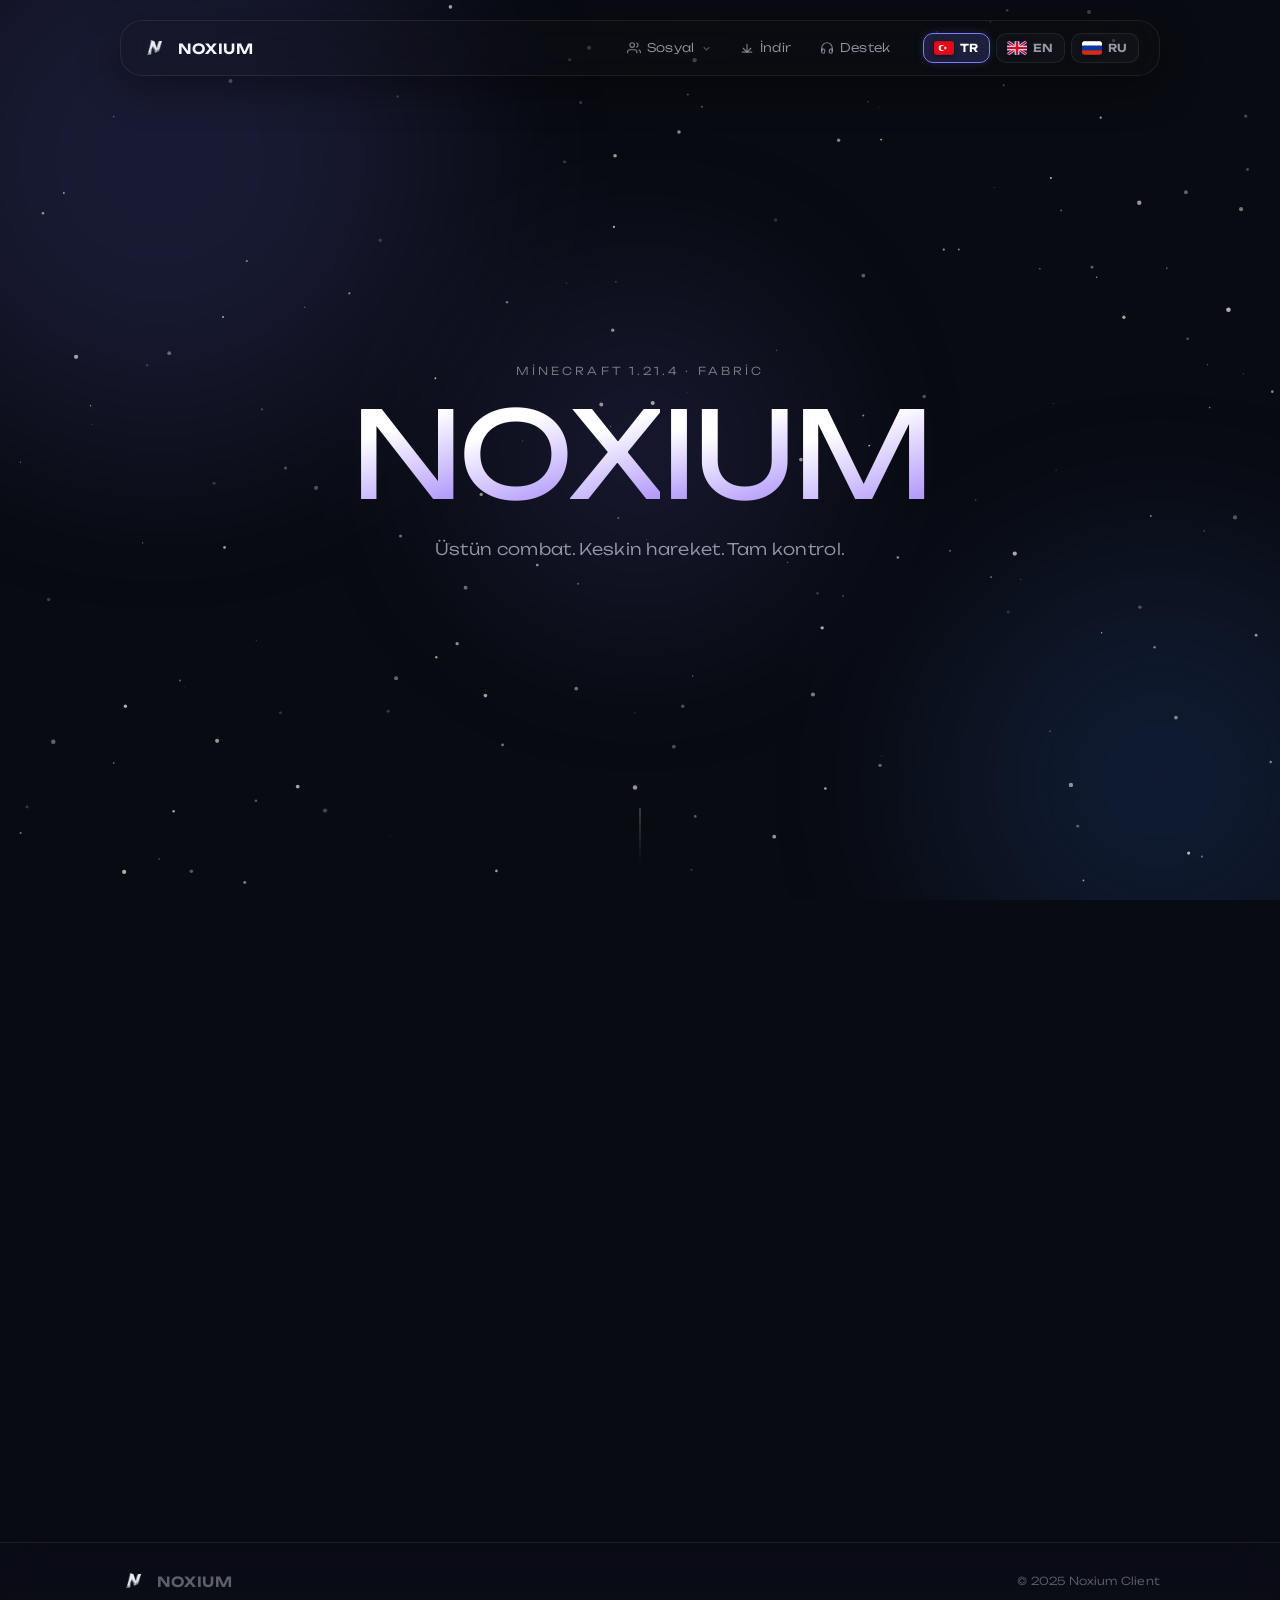
<file: index.html>
<!DOCTYPE html>
<html lang="tr">
<head>
  <meta charset="UTF-8" />
  <meta name="viewport" content="width=device-width, initial-scale=1.0" />
  <title>Noxium Client</title>
  <link rel="preconnect" href="https://fonts.googleapis.com" />
  <link href="https://fonts.googleapis.com/css2?family=Unbounded:wght@300;400;500;600;700;900&display=swap" rel="stylesheet" />
  <link rel="stylesheet" href="style.css" />
</head>
<body>

  <!-- BG -->
  <div class="bg-orbs">
    <div class="orb orb1"></div>
    <div class="orb orb2"></div>
    <div class="orb orb3"></div>
  </div>
  <div class="bg-grid"></div>
  <canvas id="snow"></canvas>

  <!-- TOPBAR -->
  <nav class="topbar" id="topbar">
    <!-- logo -->
    <a href="#" class="brand">
      <span class="brand__mark">
        <img src="logo.png" alt="Noxium" />
      </span>
      <span>NOXIUM</span>
    </a>

    <!-- centre nav -->
    <div class="topbar__panel" id="topbarPanel">
      <ul class="nav">
        <!-- Social with dropdown -->
        <li class="nav-item" id="socialItem">
          <a href="#" class="nav-social-btn" id="socialBtn">
            <span class="ui-icon">
              <svg viewBox="0 0 24 24" fill="none" stroke="currentColor" stroke-width="2"><path d="M17 21v-2a4 4 0 0 0-4-4H5a4 4 0 0 0-4 4v2"/><circle cx="9" cy="7" r="4"/><path d="M23 21v-2a4 4 0 0 0-3-3.87"/><path d="M16 3.13a4 4 0 0 1 0 7.75"/></svg>
            </span>
            <span data-lang="tr" class="visible">Sosyal</span>
            <span data-lang="en">Social</span>
            <span data-lang="ru">Соцсети</span>
            <svg class="nav-chevron" viewBox="0 0 24 24" fill="none" stroke="currentColor" stroke-width="2.5"><path d="M6 9l6 6 6-6"/></svg>
          </a>
          <div class="dropdown" id="socialDropdown">
            <a href="https://t.me/" target="_blank" class="dropdown-item">
              <span class="di-icon di-tg">
                <svg viewBox="0 0 24 24" fill="white"><path d="M12 0C5.373 0 0 5.373 0 12s5.373 12 12 12 12-5.373 12-12S18.627 0 12 0zm5.894 8.221-1.97 9.28c-.145.658-.537.818-1.084.508l-3-2.21-1.447 1.394c-.16.16-.295.295-.605.295l.213-3.053 5.56-5.023c.242-.213-.054-.333-.373-.12L7.17 13.667l-2.96-.924c-.643-.204-.657-.643.136-.953l11.57-4.461c.537-.194 1.006.131.978.892z"/></svg>
              </span>
              Telegram
            </a>
            <a href="https://discord.gg/NcaCD5RUkc" target="_blank" class="dropdown-item">
              <span class="di-icon di-dc">
                <svg viewBox="0 0 24 24" fill="white"><path d="M20.317 4.37a19.791 19.791 0 0 0-4.885-1.515.074.074 0 0 0-.079.037c-.21.375-.444.864-.608 1.25a18.27 18.27 0 0 0-5.487 0 12.64 12.64 0 0 0-.617-1.25.077.077 0 0 0-.079-.037A19.736 19.736 0 0 0 3.677 4.37a.07.07 0 0 0-.032.027C.533 9.046-.32 13.58.099 18.057a.082.082 0 0 0 .031.057 19.9 19.9 0 0 0 5.993 3.03.078.078 0 0 0 .084-.028 14.09 14.09 0 0 0 1.226-1.994.076.076 0 0 0-.041-.106 13.107 13.107 0 0 1-1.872-.892.077.077 0 0 1-.008-.128 10.2 10.2 0 0 0 .372-.292.074.074 0 0 1 .077-.01c3.928 1.793 8.18 1.793 12.062 0a.074.074 0 0 1 .078.01c.12.098.246.198.373.292a.077.077 0 0 1-.006.127 12.299 12.299 0 0 1-1.873.892.077.077 0 0 0-.041.107c.36.698.772 1.362 1.225 1.993a.076.076 0 0 0 .084.028 19.839 19.839 0 0 0 6.002-3.03.077.077 0 0 0 .032-.054c.5-5.177-.838-9.674-3.549-13.66a.061.061 0 0 0-.031-.03zM8.02 15.33c-1.183 0-2.157-1.085-2.157-2.419 0-1.333.956-2.419 2.157-2.419 1.21 0 2.176 1.096 2.157 2.42 0 1.333-.956 2.418-2.157 2.418zm7.975 0c-1.183 0-2.157-1.085-2.157-2.419 0-1.333.955-2.419 2.157-2.419 1.21 0 2.176 1.096 2.157 2.42 0 1.333-.946 2.418-2.157 2.418z"/></svg>
              </span>
              Discord
            </a>
          </div>
        </li>

        <li>
          <a href="#" id="downloadNavBtn">
            <span class="ui-icon">
              <svg viewBox="0 0 24 24" fill="none" stroke="currentColor" stroke-width="2"><path d="M12 5v14M5 12l7 7 7-7"/><path d="M3 19h18"/></svg>
            </span>
            <span data-lang="tr" class="visible">İndir</span>
            <span data-lang="en">Download</span>
            <span data-lang="ru">Скачать</span>
          </a>
        </li>

        <li>
          <a href="#support">
            <span class="ui-icon">
              <svg viewBox="0 0 24 24" fill="none" stroke="currentColor" stroke-width="2"><path d="M3 18v-6a9 9 0 0 1 18 0v6"/><path d="M21 19a2 2 0 0 1-2 2h-1a2 2 0 0 1-2-2v-3a2 2 0 0 1 2-2h3z"/><path d="M3 19a2 2 0 0 0 2 2h1a2 2 0 0 0 2-2v-3a2 2 0 0 0-2-2H3z"/></svg>
            </span>
            <span data-lang="tr" class="visible">Destek</span>
            <span data-lang="en">Support</span>
            <span data-lang="ru">Поддержка</span>
          </a>
        </li>
      </ul>

      <!-- lang switcher -->
      <div class="lang-switcher">
        <button class="lang-btn active" data-lang-btn="tr">
          <svg class="flag-img" viewBox="0 0 22 15" xmlns="http://www.w3.org/2000/svg">
            <rect width="22" height="15" fill="#E30A17"/>
            <circle cx="8.5" cy="7.5" r="3.2" fill="#fff"/>
            <circle cx="9.7" cy="7.5" r="2.5" fill="#E30A17"/>
            <polygon points="13.2,7.5 11.6,6.1 11.6,8.9" fill="#fff"/>
            <polygon points="14.1,7.5 12.1,5.8 12.5,6.6 11.3,7.5 12.5,8.4 12.1,9.2" fill="#fff"/>
          </svg>
          TR
        </button>
        <button class="lang-btn" data-lang-btn="en">
          <svg class="flag-img" viewBox="0 0 22 15" xmlns="http://www.w3.org/2000/svg">
            <rect width="22" height="15" fill="#012169"/>
            <path d="M0,0 L22,15 M22,0 L0,15" stroke="#fff" stroke-width="3"/>
            <path d="M0,0 L22,15 M22,0 L0,15" stroke="#C8102E" stroke-width="1.8"/>
            <path d="M11,0 V15 M0,7.5 H22" stroke="#fff" stroke-width="5"/>
            <path d="M11,0 V15 M0,7.5 H22" stroke="#C8102E" stroke-width="3"/>
          </svg>
          EN
        </button>
        <button class="lang-btn" data-lang-btn="ru">
          <svg class="flag-img" viewBox="0 0 22 15" xmlns="http://www.w3.org/2000/svg">
            <rect width="22" height="5" fill="#fff"/>
            <rect y="5" width="22" height="5" fill="#0039A6"/>
            <rect y="10" width="22" height="5" fill="#D52B1E"/>
          </svg>
          RU
        </button>
      </div>
    </div>

    <!-- mobile toggle -->
    <button class="topbar__menu-toggle" id="menuToggle" aria-label="Menu">
      <span></span><span></span><span></span>
    </button>
  </nav>

  <!-- HERO -->
  <main class="hero">
    <div class="eyebrow">Minecraft 1.21.4 · Fabric</div>

    <h1 class="hero-title">
      <span class="wave-text">
        <span style="--i:0">N</span><span style="--i:1">O</span><span style="--i:2">X</span><span style="--i:3">I</span><span style="--i:4">U</span><span style="--i:5">M</span>
      </span>
    </h1>

    <p class="hero-copy">
      <span data-lang="tr" class="visible">Üstün combat. Keskin hareket. Tam kontrol.</span>
      <span data-lang="en">Superior combat. Sharp movement. Full control.</span>
      <span data-lang="ru">Превосходный бой. Чёткое движение. Полный контроль.</span>
    </p>

    <div class="hero-actions">
    </div>

    <!-- scroll hint -->
    <div class="scroll-hint">
      <div class="scroll-hint__line"></div>
    </div>
  </main>

  <!-- SHOWCASE -->
  <section class="showcase">
    <div class="showcase__container">
      <div class="sc-grid">
        <div class="sc-card sc-card--big" data-reveal>
          <div class="sc-card__img-wrap">
            <div class="sc-card__video-wrap">
              <iframe
                src="https://www.tiktok.com/embed/v2/7631640336011365640"
                allowfullscreen
                allow="encrypted-media"
                title="Noxium Showcase"
              ></iframe>
            </div>
          </div>
        </div>
      </div>
    </div>
  </section>

  <!-- DOWNLOAD MODAL -->
  <div class="dl-modal" id="dlModal">
    <button class="dl-modal__backdrop" id="dlBackdrop"></button>
    <div class="dl-modal__panel">
      <button class="dl-modal__close" id="dlClose">
        <svg viewBox="0 0 24 24" fill="none" stroke="currentColor" stroke-width="2.5"><path d="M18 6L6 18M6 6l12 12"/></svg>
      </button>

      <div class="dl-modal__logo">
        <img src="logo.png" alt="Noxium" />
      </div>

      <h2>
        <span data-lang="tr" class="visible">İndir</span>
        <span data-lang="en">Download</span>
        <span data-lang="ru">Скачать</span>
      </h2>
      <p class="dl-modal__sub">Noxium Client · 1.21.4 · Fabric</p>

     <a href="https://workupload.com/file/FBTG3Gq6VGP" target="_blank" class="button button--primary dl-modal__btn">
        <svg class="button__icon" viewBox="0 0 24 24" fill="none" stroke="currentColor" stroke-width="2.5"><path d="M12 5v14M5 12l7 7 7-7"/><path d="M3 19h18"/></svg>
        <span data-lang="tr" class="visible">İndir — 1.21.4</span>
        <span data-lang="en">Download — 1.21.4</span>
        <span data-lang="ru">Скачать — 1.21.4</span>
      </a>

      <p class="dl-note">
        <span data-lang="tr" class="visible">Fabric Loader 0.16+ · Java 21+ gerektirir</span>
        <span data-lang="en">Requires Fabric Loader 0.16+ · Java 21+</span>
        <span data-lang="ru">Требуется Fabric Loader 0.16+ · Java 21+</span>
      </p>
    </div>
  </div>

  <!-- FOOTER -->
  <footer class="footer">
    <div class="footer__bottom">
      <span class="brand">
        <span class="brand__mark">
          <img src="logo.png" alt="Noxium" />
        </span>
        <span>NOXIUM</span>
      </span>
      <span>© 2025 Noxium Client</span>
    </div>
  </footer>

  <script src="main.js"></script>
</body>
</html>
</file>
<file: style.css>
*, *::before, *::after { box-sizing: border-box; margin: 0; padding: 0; }

:root {
  --bg: #090b12;
  --panel: rgba(14, 17, 26, 0.84);
  --panel-border: rgba(255, 255, 255, 0.08);
  --text-muted: rgba(232, 235, 255, 0.62);
  --accent: #7a7cff;
  --accent-strong: #6570ff;
  --accent-glow: rgba(122, 124, 255, 0.18);
  --accent-rgb: 122, 124, 255;
  --accent-tint-rgb: 42, 42, 87;
}

html, body {
  min-height: 100%;
  background: var(--bg);
  color: #f5f7ff;
  font-family: 'Unbounded', 'Segoe UI', sans-serif;
  font-weight: 300;
  letter-spacing: 0.012em;
  overflow-x: hidden;
  line-height: 1.5;
  -webkit-font-smoothing: antialiased;
}

a { color: inherit; text-decoration: none; }
button, input { font: inherit; letter-spacing: inherit; }

/* ── BG ── */
.bg-orbs {
  position: fixed; inset: 0;
  pointer-events: none; z-index: 0; overflow: hidden;
}
.orb {
  position: absolute; border-radius: 50%;
  filter: blur(100px); opacity: 0.14;
}
.orb1 { width: 560px; height: 560px; background: var(--accent); top: -120px; left: -120px; animation: drift1 14s ease-in-out infinite alternate; }
.orb2 { width: 440px; height: 440px; background: #3b82f6; bottom: -100px; right: -100px; animation: drift2 17s ease-in-out infinite alternate; }
.orb3 { width: 320px; height: 320px; background: var(--accent); top: 50%; left: 50%; transform: translate(-50%,-50%); animation: drift3 11s ease-in-out infinite alternate; }
@keyframes drift1 { to { transform: translate(70px, 90px); } }
@keyframes drift2 { to { transform: translate(-70px, -70px); } }
@keyframes drift3 { to { transform: translate(-50%, -62%); opacity: 0.08; } }

.bg-grid {
  position: fixed; inset: 0; z-index: 0; pointer-events: none;
  background-image:
    linear-gradient(rgba(255,255,255,.03) 1px, transparent 1px),
    linear-gradient(90deg, rgba(255,255,255,.03) 1px, transparent 1px);
  background-size: 64px 64px;
  opacity: .14;
  -webkit-mask-image: linear-gradient(180deg, rgba(255,255,255,.18), transparent 85%);
  mask-image: linear-gradient(180deg, rgba(255,255,255,.18), transparent 85%);
}

#snow {
  position: fixed; inset: 0;
  pointer-events: none; z-index: 1;
}

/* ── TOPBAR ── */
.topbar {
  position: fixed;
  top: 20px; left: 50%;
  transform: translate(-50%);
  width: min(calc(100% - 40px), 1040px);
  z-index: 50;
  padding: 10px 20px;
  display: flex;
  align-items: center;
  justify-content: space-between;
  gap: 16px;
  border: 1px solid var(--panel-border);
  border-radius: 22px;
  background: rgba(18, 18, 18, 0.18);
  backdrop-filter: blur(34px);
  -webkit-backdrop-filter: blur(34px);
  box-shadow: 0 12px 40px rgba(0,0,0,.38);
}

/* brand */
.brand {
  display: inline-flex; align-items: center; gap: 9px;
  font-size: 14px; font-weight: 600; letter-spacing: 0.06em;
  flex-shrink: 0;
}
.brand__mark {
  width: 28px; height: 28px;
  display: inline-flex; align-items: center; justify-content: center;
}
.brand__mark img {
  width: 28px; height: 28px;
  object-fit: contain; display: block;
}
.dl-modal__logo img {
  width: 28px; height: 28px;
  object-fit: contain; display: block;
}

/* topbar panel */
.topbar__panel {
  flex: 1;
  display: flex;
  align-items: center;
  justify-content: flex-end;
  gap: 20px;
}

/* nav */
.nav {
  list-style: none;
  display: inline-flex;
  align-items: center;
  gap: 4px;
  color: var(--text-muted);
  font-size: 12px;
  letter-spacing: 0.03em;
}
.nav li { position: relative; }
.nav a, .nav-social-btn {
  display: inline-flex; align-items: center; gap: 6px;
  padding: 8px 12px;
  border-radius: 12px;
  color: var(--text-muted);
  transition: color .2s, background .2s;
  cursor: pointer;
  border: none; background: transparent; font: inherit;
  letter-spacing: inherit;
}
.nav a:hover, .nav-social-btn:hover { color: #fff; background: rgba(255,255,255,.05); }
.ui-icon { display: inline-flex; align-items: center; justify-content: center; width: 14px; height: 14px; opacity: .8; flex-shrink: 0; }
.ui-icon svg { width: 14px; height: 14px; }
.nav-chevron { width: 11px; height: 11px; opacity: .5; transition: transform .2s; }
.nav-social-btn.open .nav-chevron { transform: rotate(180deg); }

/* dropdown */
.dropdown {
  position: absolute;
  top: calc(100% + 8px);
  left: 50%;
  transform: translateX(-50%) translateY(-4px);
  min-width: 176px;
  background: rgba(10, 12, 20, 0.96);
  backdrop-filter: blur(24px);
  -webkit-backdrop-filter: blur(24px);
  border: 1px solid var(--panel-border);
  border-radius: 14px;
  padding: 6px;
  opacity: 0;
  pointer-events: none;
  transition: opacity .18s, transform .18s;
  z-index: 200;
}
.dropdown::before {
  content: '';
  position: absolute;
  top: -5px; left: 50%;
  transform: translateX(-50%) rotate(45deg);
  width: 9px; height: 9px;
  background: rgba(10, 12, 20, 0.96);
  border-left: 1px solid var(--panel-border);
  border-top: 1px solid var(--panel-border);
}
.dropdown.open {
  opacity: 1; pointer-events: all;
  transform: translateX(-50%) translateY(0);
}
.dropdown-item {
  display: flex; align-items: center; gap: 10px;
  padding: 9px 12px;
  border-radius: 10px;
  color: var(--text-muted);
  font-size: 12px; font-weight: 500;
  transition: color .15s, background .15s;
}
.dropdown-item:hover { color: #fff; background: rgba(255,255,255,.06); }
.di-icon {
  width: 26px; height: 26px; border-radius: 7px;
  display: flex; align-items: center; justify-content: center; flex-shrink: 0;
}
.di-icon svg { width: 14px; height: 14px; }
.di-tg { background: #229ED9; }
.di-dc { background: #5865F2; }

/* lang switcher */
.lang-switcher { display: flex; gap: 6px; align-items: center; }
.lang-btn {
  display: flex; align-items: center; gap: 6px;
  padding: 6px 10px;
  border-radius: 10px;
  border: 1px solid rgba(255,255,255,.07);
  background: rgba(255,255,255,.03);
  color: var(--text-muted);
  font-size: 11px; font-weight: 600;
  cursor: pointer;
  transition: all .18s;
  letter-spacing: 0.05em;
}
.lang-btn:hover { border-color: rgba(var(--accent-rgb),.4); color: #fff; background: rgba(var(--accent-rgb),.08); }
.lang-btn.active { border-color: var(--accent); color: #fff; background: rgba(var(--accent-rgb),.18); box-shadow: 0 0 10px rgba(var(--accent-rgb),.2); }
.flag-img { width: 20px; height: 14px; border-radius: 3px; display: block; box-shadow: 0 1px 4px rgba(0,0,0,.5); }

/* mobile toggle */
.topbar__menu-toggle {
  display: none;
  width: 38px; height: 38px; padding: 0;
  border: none; border-radius: 10px; background: transparent;
  color: rgba(255,255,255,.7);
  flex-direction: column; align-items: center; justify-content: center; gap: 5px;
  cursor: pointer; transition: color .2s;
}
.topbar__menu-toggle span {
  width: 16px; height: 1.5px; border-radius: 999px;
  background: currentColor;
  transition: transform .24s, opacity .24s;
}
.topbar__menu-toggle:hover { color: #fff; }
.topbar__menu-toggle.is-open span:nth-child(1) { transform: translateY(6.5px) rotate(45deg); }
.topbar__menu-toggle.is-open span:nth-child(2) { opacity: 0; }
.topbar__menu-toggle.is-open span:nth-child(3) { transform: translateY(-6.5px) rotate(-45deg); }

/* ── HERO ── */
.hero {
  position: relative; z-index: 2;
  min-height: 100vh;
  display: flex; flex-direction: column;
  align-items: center; justify-content: center;
  text-align: center;
  padding: 120px 24px 60px;
}
.eyebrow {
  margin: 0 0 20px;
  font-size: 11px; letter-spacing: .28em; text-transform: uppercase;
  color: rgba(255,255,255,.45);
}
.hero-title {
  margin: 0;
  font-size: clamp(64px, 14vw, 120px);
  line-height: .92;
  letter-spacing: -.04em;
  font-weight: 400;
}

/* wave letters */
.wave-text {
  display: inline-flex;
  gap: 0.01em;
}
.wave-text span {
  display: inline-block;
  animation: waveLetter 2.4s ease-in-out infinite;
  animation-delay: calc(var(--i) * 0.1s);
  background: linear-gradient(160deg, #ffffff 30%, var(--accent2, #a78bfa) 100%);
  -webkit-background-clip: text;
  background-clip: text;
  -webkit-text-fill-color: transparent;
}
@keyframes waveLetter {
  0%, 60%, 100% { transform: translateY(0); }
  30%            { transform: translateY(-0.18em); }
}
.hero-copy {
  width: min(100%, 560px);
  margin: 28px auto 0;
  font-size: 16px;
  color: var(--text-muted);
  letter-spacing: .02em;
}
.hero-actions {
  display: flex; justify-content: center; gap: 12px;
  margin-top: 36px; flex-wrap: wrap;
}
.button {
  display: inline-flex; align-items: center; justify-content: center; gap: 9px;
  min-width: 168px; padding: 14px 24px;
  border-radius: 16px;
  border: 1px solid var(--panel-border);
  font-family: 'Unbounded', sans-serif;
  font-size: 13px; font-weight: 400; letter-spacing: .03em;
  transition: color .2s, box-shadow .2s, background .2s, border-color .2s;
  cursor: pointer;
}
.button:hover { color: #fff; }
.button--primary {
  background: linear-gradient(135deg, rgba(255,255,255,.14), rgba(255,255,255,.05)), var(--accent);
  box-shadow: 0 10px 24px rgba(var(--accent-rgb),.22);
  border-color: transparent;
}
.button--primary:hover {
  box-shadow: 0 14px 30px rgba(var(--accent-rgb),.32);
  filter: brightness(1.06);
}
.button--ghost { background: rgba(255,255,255,.06); }
.button--ghost:hover { background: rgba(255,255,255,.12); border-color: rgba(255,255,255,.18); }
.button__icon { width: 17px; height: 17px; margin-left: -4px; flex-shrink: 0; }
.button__icon svg { width: 17px; height: 17px; }
.dl-note {
  margin-top: 16px;
  font-size: 11px; color: rgba(255,255,255,.3);
  letter-spacing: .04em;
}

/* ── FOOTER ── */
.footer {
  position: relative; z-index: 2;
  border-top: 1px solid var(--panel-border);
  padding: 24px;
  background: linear-gradient(180deg, rgba(var(--accent-tint-rgb),.04), rgba(var(--accent-tint-rgb),.08));
  backdrop-filter: blur(22px);
}
.footer__bottom {
  max-width: 1040px; margin: 0 auto;
  display: flex; align-items: center; justify-content: space-between; gap: 16px;
  color: rgba(255,255,255,.35); font-size: 11px;
}

/* ── i18n ── */
[data-lang] { display: none; }
[data-lang].visible { display: inline; }

/* ── RESPONSIVE ── */
@media (max-width: 720px) {
  .topbar { padding: 10px 14px; gap: 10px; }
  .topbar__panel {
    display: none; flex-direction: column; align-items: stretch;
    position: absolute; top: calc(100% + 10px); left: 0; right: 0;
    background: rgba(10,12,20,.96); backdrop-filter: blur(24px);
    border: 1px solid var(--panel-border); border-radius: 18px;
    padding: 12px; gap: 10px;
  }
  .topbar__panel.is-open { display: flex; }
  .topbar__menu-toggle { display: inline-flex; }
  .nav { flex-direction: column; align-items: stretch; width: 100%; }
  .nav a, .nav-social-btn { width: 100%; }
  .lang-switcher { justify-content: center; }
  .dropdown { position: static; transform: none; opacity: 1; pointer-events: all; background: rgba(255,255,255,.04); border: none; border-radius: 10px; margin-top: 4px; }
  .dropdown::before { display: none; }
}

/* ── DOWNLOAD MODAL ── */
.dl-modal {
  position: fixed; inset: 0; z-index: 200;
  display: grid; place-items: center;
  opacity: 0; pointer-events: none;
  transition: opacity .22s ease;
}
.dl-modal.open {
  opacity: 1; pointer-events: all;
}
.dl-modal__backdrop {
  position: absolute; inset: 0;
  border: none; cursor: default;
  background: rgba(6, 7, 14, 0.72);
  backdrop-filter: blur(10px);
  -webkit-backdrop-filter: blur(10px);
}
.dl-modal__panel {
  position: relative; z-index: 1;
  width: min(92vw, 400px);
  padding: 28px 24px 24px;
  border-radius: 24px;
  border: 1px solid rgba(255,255,255,.08);
  background: linear-gradient(180deg, rgba(var(--accent-tint-rgb),.06), rgba(var(--accent-tint-rgb),.02)), rgba(14,17,26,.9);
  backdrop-filter: blur(28px);
  -webkit-backdrop-filter: blur(28px);
  box-shadow: 0 28px 64px rgba(0,0,0,.5), inset 0 1px rgba(255,255,255,.07);
  text-align: center;
  transform: translateY(16px) scale(.97);
  transition: transform .28s cubic-bezier(.16,1,.3,1);
}
.dl-modal.open .dl-modal__panel {
  transform: translateY(0) scale(1);
}
.dl-modal__close {
  position: absolute; top: 14px; right: 14px;
  width: 30px; height: 30px; padding: 0;
  border: none; border-radius: 8px;
  background: rgba(255,255,255,.06);
  color: rgba(255,255,255,.5);
  display: grid; place-items: center;
  cursor: pointer;
  transition: color .2s, background .2s, transform .2s;
}
.dl-modal__close:hover { color: #fff; background: rgba(255,255,255,.12); transform: rotate(90deg); }
.dl-modal__close svg { width: 12px; height: 12px; }
.dl-modal__logo {
  display: inline-flex; align-items: center; justify-content: center;
  width: 44px; height: 44px; margin: 0 auto 16px;
  border-radius: 14px;
  background: rgba(var(--accent-rgb),.12);
  border: 1px solid rgba(var(--accent-rgb),.2);
  color: var(--accent);
}
.dl-modal__logo svg { width: 22px; height: 22px; }
.dl-modal__panel h2 {
  margin: 0 0 6px;
  font-size: 22px; font-weight: 500; letter-spacing: -.02em;
}
.dl-modal__sub {
  margin: 0 0 24px;
  font-size: 11px; color: rgba(255,255,255,.35);
  letter-spacing: .06em;
}
.dl-modal__btn {
  width: 100%; min-width: 0;
  font-size: 14px;
}
.dl-note {
  margin-top: 12px;
  font-size: 11px; color: rgba(255,255,255,.28);
  letter-spacing: .04em;
}

/* ── SCROLL HINT ── */
.scroll-hint {
  position: absolute;
  bottom: 36px; left: 50%;
  transform: translateX(-50%);
  display: flex; flex-direction: column; align-items: center;
}
.scroll-hint__line {
  width: 1px; height: 56px;
  background: linear-gradient(180deg, rgba(255,255,255,.4), transparent);
  animation: scrollPulse 2s ease-in-out infinite;
}
@keyframes scrollPulse {
  0%,100% { opacity: .3; transform: scaleY(1); }
  50%      { opacity: 1;  transform: scaleY(1.1); }
}

/* ── SHOWCASE ── */
.showcase {
  position: relative; z-index: 2;
  padding: 100px 24px 120px;
}
.showcase__container {
  max-width: 1040px;
  margin: 0 auto;
}
.showcase__eyebrow {
  font-size: 11px; letter-spacing: .28em; text-transform: uppercase;
  color: var(--accent); margin-bottom: 14px;
}
.showcase__title {
  font-size: clamp(28px, 4vw, 44px);
  font-weight: 500; letter-spacing: -.03em; line-height: 1.08;
  margin: 0 0 52px;
}

/* grid */
.sc-grid {
  display: flex;
  justify-content: center;
}
.sc-card--big {
  width: 100%;
  max-width: 480px;
}

/* base card */
.sc-card {
  position: relative;
  overflow: hidden;
  border-radius: 20px;
  border: 1px solid var(--panel-border);
  background: linear-gradient(180deg, rgba(var(--accent-tint-rgb),.05), rgba(var(--accent-tint-rgb),.02)), rgba(14,17,26,.7);
  backdrop-filter: blur(18px);
  -webkit-backdrop-filter: blur(18px);
  padding: 22px;
  transition: border-color .25s, transform .25s, box-shadow .25s;

  /* clip-path reveal */
  clip-path: inset(0 0 100% 0 round 20px);
  transition: clip-path .7s cubic-bezier(.16,1,.3,1), border-color .25s, transform .25s, box-shadow .25s;
  transition-delay: var(--delay, 0s);
}
.sc-card.revealed {
  clip-path: inset(0 0 0% 0 round 20px);
}
.sc-card:hover {
  border-color: rgba(var(--accent-rgb),.28);
  transform: translateY(-4px);
  box-shadow: 0 20px 48px rgba(0,0,0,.35), 0 0 0 1px rgba(var(--accent-rgb),.1);
}

/* big card image */
.sc-card--big { padding: 0; display: flex; flex-direction: column; }
.sc-card__img-wrap {
  flex: 1;
  overflow: hidden;
  border-radius: 20px 20px 0 0;
  min-height: 220px;
  background: rgba(var(--accent-tint-rgb),.08);
}
.sc-card__video-wrap {
  width: 100%;
  height: 100%;
  min-height: 420px;
  position: relative;
}
.sc-card__video-wrap iframe {
  position: absolute;
  inset: 0;
  width: 100%;
  height: 100%;
  border: none;
  border-radius: 20px 20px 0 0;
}
.sc-card__img-placeholder {
  width: 100%; height: 100%; min-height: 220px;
  position: relative;
}
.sc-card__img-placeholder img {
  width: 100%; height: 100%;
  object-fit: cover; display: block;
}
.sc-card__img-fallback {
  position: absolute; inset: 0;
  display: flex; flex-direction: column;
  align-items: center; justify-content: center; gap: 12px;
  color: rgba(255,255,255,.25); font-size: 11px; letter-spacing: .08em;
}
.sc-card__img-fallback svg { width: 80px; height: 56px; }
.sc-card__body { padding: 20px 22px 22px; }

/* small card icon */
.sc-card__icon {
  width: 38px; height: 38px; margin-bottom: 16px;
  border-radius: 11px;
  background: rgba(var(--accent-rgb),.1);
  border: 1px solid rgba(var(--accent-rgb),.18);
  display: flex; align-items: center; justify-content: center;
  color: var(--accent);
}
.sc-card__icon svg { width: 18px; height: 18px; }

.sc-card__tag {
  font-size: 10px; letter-spacing: .18em; text-transform: uppercase;
  color: var(--accent); margin-bottom: 8px;
}
.sc-card h3 {
  font-size: 15px; font-weight: 500; margin-bottom: 8px; line-height: 1.3;
}
.sc-card p {
  font-size: 12px; color: var(--text-muted); line-height: 1.65; margin: 0;
}

/* GUI card image */
.sc-card--gui { padding: 0; display: flex; flex-direction: column; }
.sc-card__gui-wrap {
  overflow: hidden;
  border-radius: 20px 20px 0 0;
  height: 260px;
  background: rgba(var(--accent-tint-rgb),.08);
  flex-shrink: 0;
}
.sc-card__gui-wrap img {
  width: 100%; height: 100%;
  object-fit: cover; display: block;
  transition: transform .4s ease;
}
.sc-card--gui:hover .sc-card__gui-wrap img {
  transform: scale(1.03);
}

@media (max-width: 860px) {
  .sc-grid { grid-template-columns: 1fr 1fr; }
  .sc-card--big { grid-column: 1; grid-row: 1 / 3; }
  .sc-card--gui { grid-column: 2; grid-row: 1; }
}
@media (max-width: 560px) {
  .sc-grid { grid-template-columns: 1fr; }
  .sc-card--big, .sc-card--gui { grid-column: auto; grid-row: auto; }
  .showcase { padding: 72px 16px 80px; }
}
</file>
